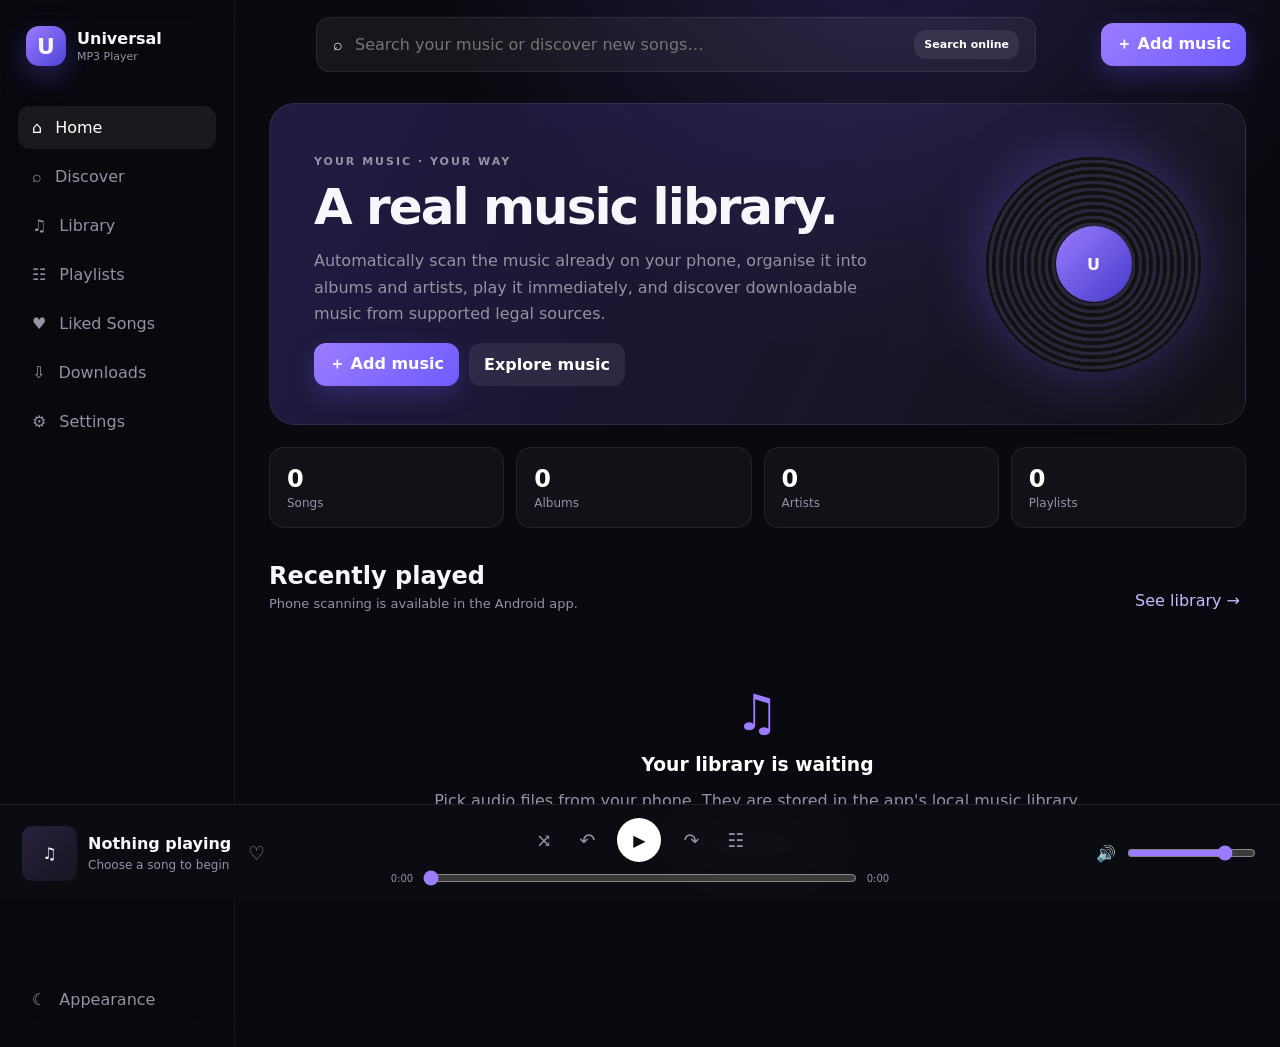
<file: index.html>
<!doctype html>
<html lang="en"><head><meta charset="UTF-8"><meta name="viewport" content="width=device-width,initial-scale=1.0"><meta name="theme-color" content="#09090f"><meta name="description" content="Universal MP3 Player — local music library, discovery, playlists, downloads and powerful playback controls."><title>Universal MP3 Player</title><link rel="stylesheet" href="styles.css"></head>
<body>
<div class="app-shell">
<aside class="sidebar">
  <div class="brand"><div class="brand-mark">U</div><div><strong>Universal</strong><span>MP3 Player</span></div></div>
  <nav>
    <button class="nav-item active" data-view="home">⌂ <span>Home</span></button>
    <button class="nav-item" data-view="discover">⌕ <span>Discover</span></button>
    <button class="nav-item" data-view="library">♫ <span>Library</span></button>
    <button class="nav-item" data-view="playlists">☷ <span>Playlists</span></button>
    <button class="nav-item" data-view="favorites">♥ <span>Liked Songs</span></button>
    <button class="nav-item" data-view="downloads">⇩ <span>Downloads</span></button>
    <button class="nav-item" data-view="settings">⚙ <span>Settings</span></button>
  </nav>
  <div class="sidebar-bottom"><button id="themeBtn" class="ghost-btn">☾ <span>Appearance</span></button></div>
</aside>
<main class="main">
<header class="topbar"><div class="mobile-brand"><div class="brand-mark">U</div><strong>Universal MP3</strong></div><label class="search"><span>⌕</span><input id="searchInput" type="search" placeholder="Search your music or discover new songs…" autocomplete="off"><button id="searchBtn" class="small-btn">Search online</button></label><button id="addBtn" class="primary-btn">＋ Add music</button></header>

<section id="homeView" class="view active-view">
  <div class="hero"><div><p class="eyebrow">YOUR MUSIC · YOUR WAY</p><h1>A real music library.</h1><p>Automatically scan the music already on your phone, organise it into albums and artists, play it immediately, and discover downloadable music from supported legal sources.</p><div class="hero-actions"><button id="heroAddBtn" class="primary-btn">＋ Add music</button><button id="heroDiscoverBtn" class="secondary-btn">Explore music</button></div></div><div class="hero-disc"><div class="disc-center">U</div></div></div>
  <div class="quick-grid"><button data-home-action="songs"><b id="songStat">0</b><span>Songs</span></button><button data-home-action="albums"><b id="albumStat">0</b><span>Albums</span></button><button data-home-action="artists"><b id="artistStat">0</b><span>Artists</span></button><button data-home-action="playlists"><b id="playlistStat">0</b><span>Playlists</span></button></div>
  <div class="section-head"><div><h2>Recently played</h2><p id="recentStatus">Your listening history will appear here.</p></div><button class="text-btn" data-view-link="library">See library →</button></div>
  <div id="recentGrid" class="track-grid"></div>
  <div id="emptyState" class="empty-state"><div class="empty-icon">♫</div><h3>Your library is waiting</h3><p>Pick audio files from your phone. They are stored in the app's local music library.</p><button class="secondary-btn" id="emptyAddBtn">Choose music</button></div>
</section>

<section id="discoverView" class="view">
 <div class="section-head"><div><p class="eyebrow">DISCOVER</p><h2>Find music</h2><p>Search public catalogue metadata and previews, then open the original service. Download buttons are shown only for sources that expose a downloadable file.</p></div></div>
 <div class="discover-tabs"><button class="discover-tab active" data-type="all">All</button><button class="discover-tab" data-type="song">Songs</button><button class="discover-tab" data-type="album">Albums</button><button class="discover-tab" data-type="artist">Artists</button></div>
 <div id="discoverStatus" class="discover-status">Search for an artist, song or album.</div><div id="discoverGrid" class="discover-grid"></div>
 <div class="section-head"><div><h2>Free & legal downloads</h2><p id="freeDownloadStatus">Search the supported open music source.</p></div></div>
 <div id="freeDownloadGrid" class="discover-grid"></div>
</section>

<section id="libraryView" class="view">
 <div class="section-head"><div><p class="eyebrow">MY MUSIC</p><h2>Library</h2><p>Browse your music by songs, albums, artists or folders.</p></div><button id="rescanBtn" class="secondary-btn">↻ Refresh</button></div>
 <div class="library-tabs"><button class="library-tab active" data-library-tab="songs">Songs</button><button class="library-tab" data-library-tab="albums">Albums</button><button class="library-tab" data-library-tab="artists">Artists</button><button class="library-tab" data-library-tab="folders">Folders</button><button class="library-tab" data-library-tab="recent">Recently played</button></div>
 <div id="libraryList" class="library-list"></div>
</section>

<section id="playlistsView" class="view">
 <div class="section-head"><div><p class="eyebrow">YOUR COLLECTION</p><h2>Playlists</h2><p>Create mixes and keep separate queues for different moods.</p></div><button id="newPlaylistBtn" class="primary-btn">＋ New playlist</button></div>
 <div id="playlistList" class="playlist-grid"></div>
</section>

<section id="favoritesView" class="view">
 <div class="section-head"><div><p class="eyebrow">LIKED SONGS</p><h2>Favorites</h2><p>Your saved songs, available offline.</p></div></div><div id="favoritesList" class="library-list"></div>
</section>

<section id="downloadsView" class="view">
 <div class="section-head"><div><p class="eyebrow">OFFLINE</p><h2>Downloads</h2><p>Downloads started from supported, lawful sources.</p></div></div>
 <div id="downloadsList" class="library-list"></div>
 <div class="empty-state" id="downloadInfo"><div class="empty-icon">⇩</div><h3>No downloads yet</h3><p>Universal MP3 Player will not bypass streaming-service protections or download copyrighted music without a lawful download source.</p></div>
</section>

<section id="settingsView" class="view">
 <div class="section-head"><div><p class="eyebrow">PLAYER SETTINGS</p><h2>Sound & playback</h2></div></div>
 <div class="settings-grid">
  <article class="setting-card"><h3>Equalizer</h3><p>Simple 3-band EQ for the current player.</p><label>Bass <input id="eqBass" type="range" min="-12" max="12" value="0"></label><label>Mid <input id="eqMid" type="range" min="-12" max="12" value="0"></label><label>Treble <input id="eqTreble" type="range" min="-12" max="12" value="0"></label></article>
  <article class="setting-card"><h3>Playback</h3><label class="check"><input id="shuffleBtn" type="checkbox"> Shuffle</label><label class="check"><input id="repeatBtn" type="checkbox"> Repeat current song</label><label>Sleep timer <select id="sleepTimer"><option value="0">Off</option><option value="15">15 minutes</option><option value="30">30 minutes</option><option value="60">60 minutes</option></select></label></article>
  <article class="setting-card"><h3>Library</h3><p>Universal MP3 Player automatically scans your phone through Android MediaStore. You do not need to add every MP3 manually. Imported files are also supported.</p><button id="clearHistoryBtn" class="secondary-btn">Clear listening history</button></article>
 </div>
</section>
<input id="fileInput" type="file" accept="audio/*,.mp3,.m4a,.flac,.wav,.ogg,.opus,.aac" multiple hidden>
</main></div>

<nav class="mobile-nav">
  <button class="mobile-nav-item active" data-view="home">⌂<span>Home</span></button>
  <button class="mobile-nav-item" data-view="discover">⌕<span>Discover</span></button>
  <button class="mobile-nav-item" data-view="library">♫<span>Library</span></button>
  <button class="mobile-nav-item" data-view="favorites">♥<span>Liked</span></button>
  <button class="mobile-nav-item" data-view="downloads">⇩<span>Downloads</span></button>
  <button class="mobile-nav-item" data-view="settings">⚙<span>Settings</span></button>
</nav>
<div class="queue-drawer" id="queueDrawer"><div class="queue-head"><strong>Up next</strong><button id="closeQueue" class="icon-btn">×</button></div><div id="queueList"></div></div>
<div class="player" id="playerBar">
 <div class="now-playing"><div class="mini-cover" id="miniCover">♫</div><div class="now-text"><strong id="nowTitle">Nothing playing</strong><span id="nowArtist">Choose a song to begin</span></div><button id="likeBtn" class="icon-btn" aria-label="Favorite">♡</button></div>
 <div class="controls"><div class="control-row"><button id="shufflePlayer" class="icon-btn">⤨</button><button id="prevBtn" class="icon-btn">↶</button><button id="playBtn" class="play-btn">▶</button><button id="nextBtn" class="icon-btn">↷</button><button id="queueBtn" class="icon-btn">☷</button></div><div class="progress-row"><span id="currentTime">0:00</span><input id="progress" type="range" min="0" max="100" value="0"><span id="duration">0:00</span></div></div>
 <div class="volume"><span>🔊</span><input id="volume" type="range" min="0" max="1" step="0.01" value="0.8"></div>
</div>
<audio id="audio" preload="metadata"></audio><script src="app.js"></script></body></html>
</file>
<file: styles.css>
:root{font-family:Inter,system-ui,sans-serif;color:#f6f7fb;background:#09090f;--panel:#11111a;--panel2:#171722;--muted:#9293a4;--line:rgba(255,255,255,.08);--accent:#9b7cff;--accent2:#6f5cff}
*{box-sizing:border-box}body{margin:0;background:radial-gradient(circle at 70% -10%,rgba(120,92,255,.22),transparent 32%),#09090f;color:#f6f7fb}button,input,select{font:inherit}.app-shell{min-height:100vh;display:flex}.sidebar{width:235px;padding:26px 18px;border-right:1px solid var(--line);background:rgba(8,8,14,.78);backdrop-filter:blur(20px);display:flex;flex-direction:column;flex:none}.brand{display:flex;gap:11px;align-items:center;margin:0 8px 40px}.brand-mark{width:40px;height:40px;border-radius:13px;display:grid;place-items:center;font-weight:800;font-size:22px;background:linear-gradient(135deg,var(--accent),#4e43d8);box-shadow:0 10px 30px rgba(111,92,255,.35)}.brand span{display:block;font-size:11px;color:var(--muted);margin-top:2px}.sidebar nav{display:grid;gap:6px}.nav-item,.ghost-btn{border:0;background:transparent;color:var(--muted);padding:12px 14px;border-radius:12px;text-align:left;cursor:pointer;display:flex;gap:13px;align-items:center}.nav-item:hover,.nav-item.active,.ghost-btn:hover{background:rgba(255,255,255,.07);color:#fff}.sidebar-bottom{margin-top:auto}.main{flex:1;padding:0 34px 125px;min-width:0}.topbar{height:88px;display:flex;align-items:center;gap:18px}.search{flex:1;max-width:720px;margin:auto;display:flex;align-items:center;gap:10px;padding:12px 16px;background:rgba(255,255,255,.055);border:1px solid var(--line);border-radius:14px}.search input{width:100%;background:transparent;border:0;outline:0;color:#fff}.primary-btn,.secondary-btn,.small-btn{border:0;border-radius:12px;padding:11px 15px;cursor:pointer;font-weight:700}.primary-btn{background:linear-gradient(135deg,var(--accent),var(--accent2));color:#fff;box-shadow:0 9px 25px rgba(111,92,255,.25)}.secondary-btn{background:rgba(255,255,255,.08);color:#fff}.text-btn{background:none;border:0;color:#c8bbff;cursor:pointer}.hero{margin-top:15px;min-height:300px;border:1px solid var(--line);border-radius:26px;padding:38px 44px;display:flex;justify-content:space-between;align-items:center;background:linear-gradient(115deg,rgba(120,93,255,.22),rgba(255,255,255,.035))}.hero h1{font-size:50px;line-height:1;margin:7px 0 14px;letter-spacing:-2px}.hero p{color:var(--muted);max-width:560px;line-height:1.65}.hero-actions{display:flex;gap:10px;flex-wrap:wrap}.eyebrow{font-size:11px;letter-spacing:2px;font-weight:800;color:#b8abff}.hero-disc{width:215px;height:215px;border-radius:50%;background:repeating-radial-gradient(circle,#111 0 3px,#29253b 4px 7px);box-shadow:0 0 60px rgba(126,96,255,.35);display:grid;place-items:center;animation:spin 16s linear infinite}.disc-center{width:76px;height:76px;border-radius:50%;display:grid;place-items:center;background:linear-gradient(135deg,var(--accent),#4439c9);font-weight:800}@keyframes spin{to{transform:rotate(360deg)}}.quick-grid{display:grid;grid-template-columns:repeat(4,1fr);gap:12px;margin:22px 0}.quick-grid button{border:1px solid var(--line);background:rgba(255,255,255,.035);color:#fff;border-radius:15px;padding:17px;text-align:left;cursor:pointer}.quick-grid b,.quick-grid span{display:block}.quick-grid b{font-size:24px}.quick-grid span{color:var(--muted);font-size:12px;margin-top:3px}.section-head{margin:34px 0 18px;display:flex;align-items:flex-end;justify-content:space-between;gap:12px}.section-head h2{margin:0;font-size:24px}.section-head p{margin:6px 0 0;color:var(--muted);font-size:13px}.track-grid,.discover-grid,.playlist-grid{display:grid;grid-template-columns:repeat(auto-fill,minmax(165px,1fr));gap:18px}.track-card,.discover-card,.playlist-card{background:var(--panel);border:1px solid var(--line);border-radius:17px;padding:12px;cursor:pointer;transition:.2s}.track-card:hover,.discover-card:hover,.playlist-card:hover{transform:translateY(-3px);background:#171722}.cover,.discover-card img,.playlist-cover{aspect-ratio:1;border-radius:13px;background:linear-gradient(145deg,#242038,#11111a);display:grid;place-items:center;font-size:38px;margin-bottom:12px;overflow:hidden}.discover-card img{width:100%;object-fit:cover}.track-card strong,.track-card span,.discover-meta strong,.discover-meta small{display:block;white-space:nowrap;overflow:hidden;text-overflow:ellipsis}.track-card span,.discover-meta small{font-size:12px;color:var(--muted);margin-top:5px}.empty-state{text-align:center;padding:55px 20px;color:var(--muted)}.empty-icon{font-size:50px;color:var(--accent)}.empty-state h3{color:#fff;margin:12px 0 6px}.view{display:none}.view.active-view{display:block}.library-list{display:grid;gap:7px}.song-row{display:grid;grid-template-columns:52px 1fr auto auto auto;gap:12px;align-items:center;padding:10px 12px;border-radius:13px;background:rgba(255,255,255,.025)}.song-row:hover{background:rgba(255,255,255,.06)}.row-cover{width:52px;height:52px;border-radius:10px;background:#211d32;display:grid;place-items:center;overflow:hidden}.row-cover img{width:100%;height:100%;object-fit:cover}.row-meta strong,.row-meta span{display:block}.row-meta span{color:var(--muted);font-size:12px;margin-top:4px}.icon-btn{border:0;background:transparent;color:var(--muted);cursor:pointer;font-size:19px}.icon-btn:hover,.icon-btn.on{color:#fff}.play-btn{width:44px;height:44px;border-radius:50%;border:0;background:#fff;color:#111;cursor:pointer}.progress-row{display:flex;align-items:center;gap:8px;font-size:10px;color:var(--muted);margin-top:6px}.progress-row input,.volume input,.setting-card input[type=range]{width:100%;accent-color:var(--accent)}.volume{display:flex;align-items:center;gap:9px;max-width:180px;margin-left:auto}.mobile-brand{display:none}.discover-tabs,.library-tabs{display:flex;gap:8px;margin:0 0 16px;overflow:auto}.discover-tab,.library-tab{white-space:nowrap;border:1px solid var(--line);background:rgba(255,255,255,.04);color:var(--muted);padding:9px 13px;border-radius:99px;cursor:pointer}.discover-tab.active,.library-tab.active{background:var(--accent);color:#fff}.discover-status{color:var(--muted);font-size:13px;margin:10px 0 18px}.discover-meta .type{font-size:9px;letter-spacing:1.5px;color:#b8abff;font-weight:800}.discover-meta strong{margin-top:5px}.discover-actions{display:flex;gap:7px;margin-top:12px;flex-wrap:wrap}.small-btn{padding:8px 10px;background:rgba(255,255,255,.08);color:#fff;text-decoration:none;font-size:11px}.small-btn:hover{background:rgba(155,124,255,.25)}.playlist-card{padding:15px}.playlist-cover{font-size:45px}.playlist-card strong,.playlist-card span{display:block}.playlist-card span{color:var(--muted);font-size:12px;margin-top:5px}.settings-grid{display:grid;grid-template-columns:repeat(3,minmax(0,1fr));gap:14px}.setting-card{padding:20px;border:1px solid var(--line);border-radius:18px;background:rgba(255,255,255,.035)}.setting-card h3{margin-top:0}.setting-card p,.setting-card label{color:var(--muted);font-size:13px}.setting-card label{display:block;margin:15px 0}.setting-card .check{display:flex;gap:9px;align-items:center}.setting-card select{width:100%;background:var(--panel2);color:#fff;border:1px solid var(--line);padding:9px;border-radius:10px}.queue-drawer{position:fixed;z-index:8;right:18px;bottom:112px;width:min(390px,calc(100vw - 36px));max-height:60vh;overflow:auto;background:rgba(16,15,25,.98);border:1px solid var(--line);border-radius:18px;box-shadow:0 20px 60px rgba(0,0,0,.45);padding:14px;display:none}.queue-drawer.open{display:block}.queue-head{display:flex;justify-content:space-between;margin-bottom:10px}.queue-item{display:flex;gap:10px;align-items:center;padding:9px;border-radius:10px}.queue-item:hover{background:rgba(255,255,255,.06)}body.light{filter:none;background:#f5f3fb;color:#17131f}body.light .sidebar,body.light .player{background:rgba(255,255,255,.88);color:#17131f}body.light .nav-item,body.light .ghost-btn{color:#5d5868}body.light .search,body.light .track-card,body.light .discover-card,body.light .playlist-card,body.light .setting-card{background:#fff;color:#17131f}.player{position:fixed;z-index:5;bottom:0;left:0;right:0;height:96px;border-top:1px solid var(--line);background:rgba(12,12,19,.92);backdrop-filter:blur(24px);display:grid;grid-template-columns:1fr 1.45fr 1fr;align-items:center;padding:13px 22px;gap:25px}.now-playing{display:flex;align-items:center;gap:11px;min-width:0}.mini-cover{width:55px;height:55px;border-radius:10px;background:linear-gradient(135deg,#28213e,#171521);display:grid;place-items:center;flex:none;overflow:hidden}.mini-cover img{width:100%;height:100%;object-fit:cover}.now-text{min-width:0}.now-text strong,.now-text span{display:block;white-space:nowrap;overflow:hidden;text-overflow:ellipsis}.now-text span{font-size:12px;color:var(--muted);margin-top:5px}.controls{max-width:650px;margin:auto;width:100%}.control-row{display:flex;justify-content:center;align-items:center;gap:16px}.queue-drawer+.player{}.queue-drawer{font-size:13px}.library-tabs+.library-list{margin-top:10px}@media(max-width:900px){.settings-grid{grid-template-columns:1fr}.quick-grid{grid-template-columns:repeat(2,1fr)}}@media(max-width:800px){.sidebar{display:none}.main{padding:0 15px 112px}.mobile-brand{display:flex;align-items:center;gap:8px}.mobile-brand .brand-mark{width:34px;height:34px;font-size:18px}.search{position:absolute;top:74px;left:15px;right:15px;max-width:none}.topbar{height:72px;flex-wrap:wrap;margin-bottom:52px}.hero{padding:28px 24px;min-height:245px}.hero h1{font-size:35px}.hero-disc{width:120px;height:120px}.disc-center{width:45px;height:45px}.player{height:84px;grid-template-columns:1fr 1fr;padding:8px 12px;gap:8px}.volume{display:none}.progress-row{display:none}.track-grid,.discover-grid,.playlist-grid{grid-template-columns:repeat(2,minmax(0,1fr));gap:12px}.song-row{grid-template-columns:44px 1fr auto}.song-row>span{display:none}.control-row{gap:8px}}
.mobile-nav{display:none;position:fixed;z-index:6;left:0;right:0;bottom:0;height:60px;border-top:1px solid var(--line);background:rgba(10,10,16,.96);backdrop-filter:blur(20px);padding:4px 2px;justify-content:space-around;align-items:center}
.mobile-nav-item{flex:1;border:0;background:transparent;color:var(--muted);font-size:17px;display:flex;flex-direction:column;align-items:center;gap:2px;padding:6px 0;border-radius:10px}
.mobile-nav-item span{font-size:10px;letter-spacing:.2px}
.mobile-nav-item.active{color:#fff;background:rgba(255,255,255,.08)}
.search button{flex:none;white-space:nowrap}
.toast{position:fixed;z-index:20;left:50%;transform:translate(-50%,20px);bottom:170px;max-width:min(520px,calc(100vw - 32px));padding:12px 18px;border-radius:14px;background:rgba(28,25,44,.97);border:1px solid var(--line);box-shadow:0 18px 40px rgba(0,0,0,.45);color:#fff;font-size:13px;opacity:0;pointer-events:none;transition:opacity .2s,transform .2s}
.toast.show{opacity:1;transform:translate(-50%,0)}
.queue-item.on{background:rgba(155,124,255,.18)}
@media(max-width:800px){
 .mobile-nav{display:flex}
 .player{bottom:60px;height:auto;grid-template-columns:1fr;gap:6px;padding:10px 14px}
 .main{padding:0 15px 190px}
 .progress-row{display:flex;align-items:center;gap:10px;font-size:11px;color:var(--muted)}
 .progress-row input{flex:1}
 .queue-drawer{bottom:190px}
 .toast{bottom:210px}
 .control-row{gap:14px}
 .search button{padding:9px 11px;font-size:12px}
}
</file>
